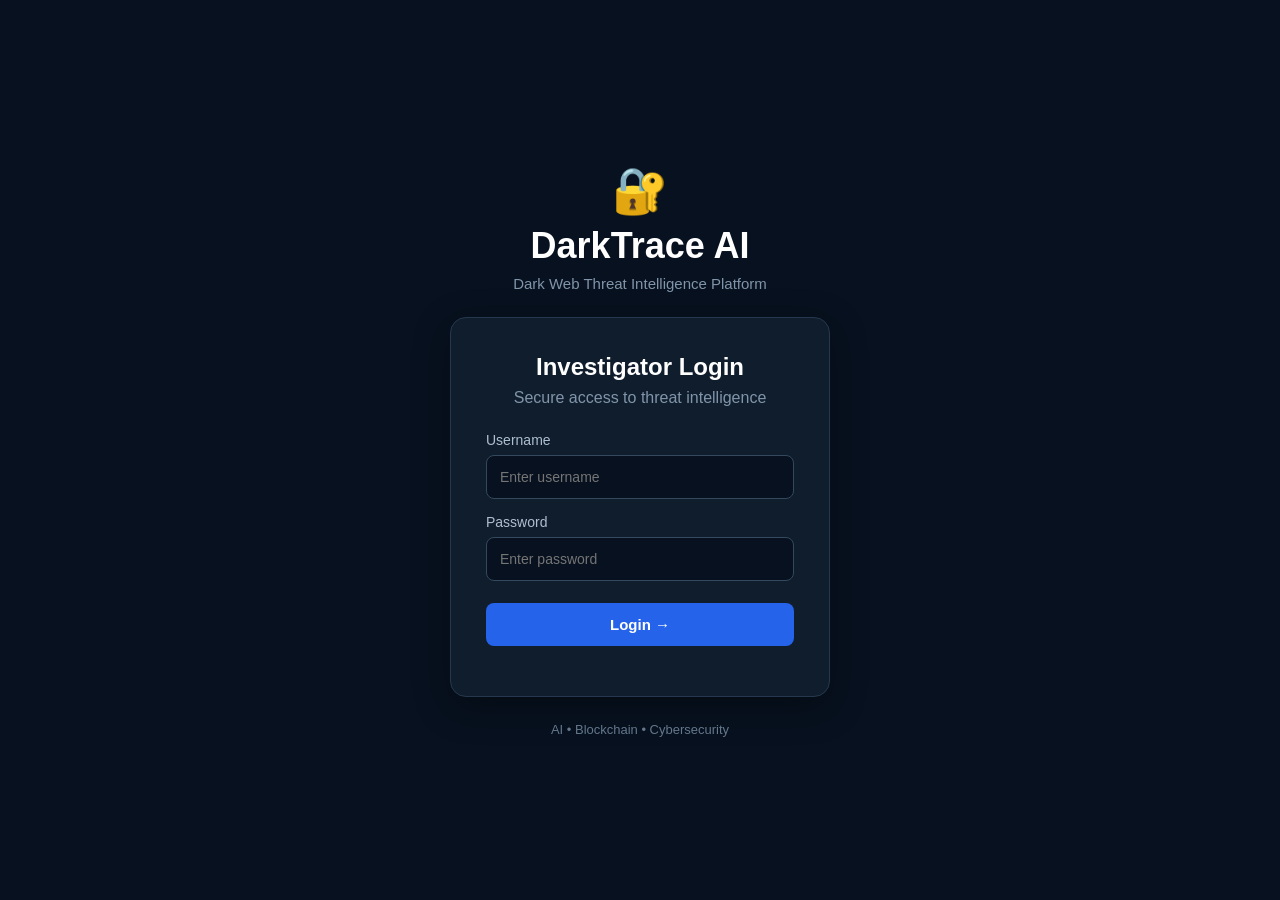
<file: index.html>
<!DOCTYPE html>
<html lang="en">
<head>
    <meta charset="UTF-8">
    <meta name="viewport" content="width=device-width, initial-scale=1.0">
    <title>DarkTrace AI</title>
    <link rel="stylesheet" href="style.css">
</head>

<body>

    <div class="login-container">

        <div class="logo">
            <span>🔐</span>
            <h1>DarkTrace AI</h1>
            <p>Dark Web Threat Intelligence Platform</p>
        </div>

        <div class="login-box">

            <h2>Investigator Login</h2>
            <p class="subtitle">Secure access to threat intelligence</p>

            <form id="loginForm">

                <label>Username</label>
                <input 
                    type="text" 
                    id="username"
                    placeholder="Enter username"
                    required
                >

                <label>Password</label>
                <input 
                    type="password" 
                    id="password"
                    placeholder="Enter password"
                    required
                >

                <button type="submit">Login →</button>

                <p id="errorMessage"></p>

            </form>

        </div>

        <p class="footer">
            AI • Blockchain • Cybersecurity
        </p>

    </div>

    <script src="script.js"></script>

</body>
</html>
</file>
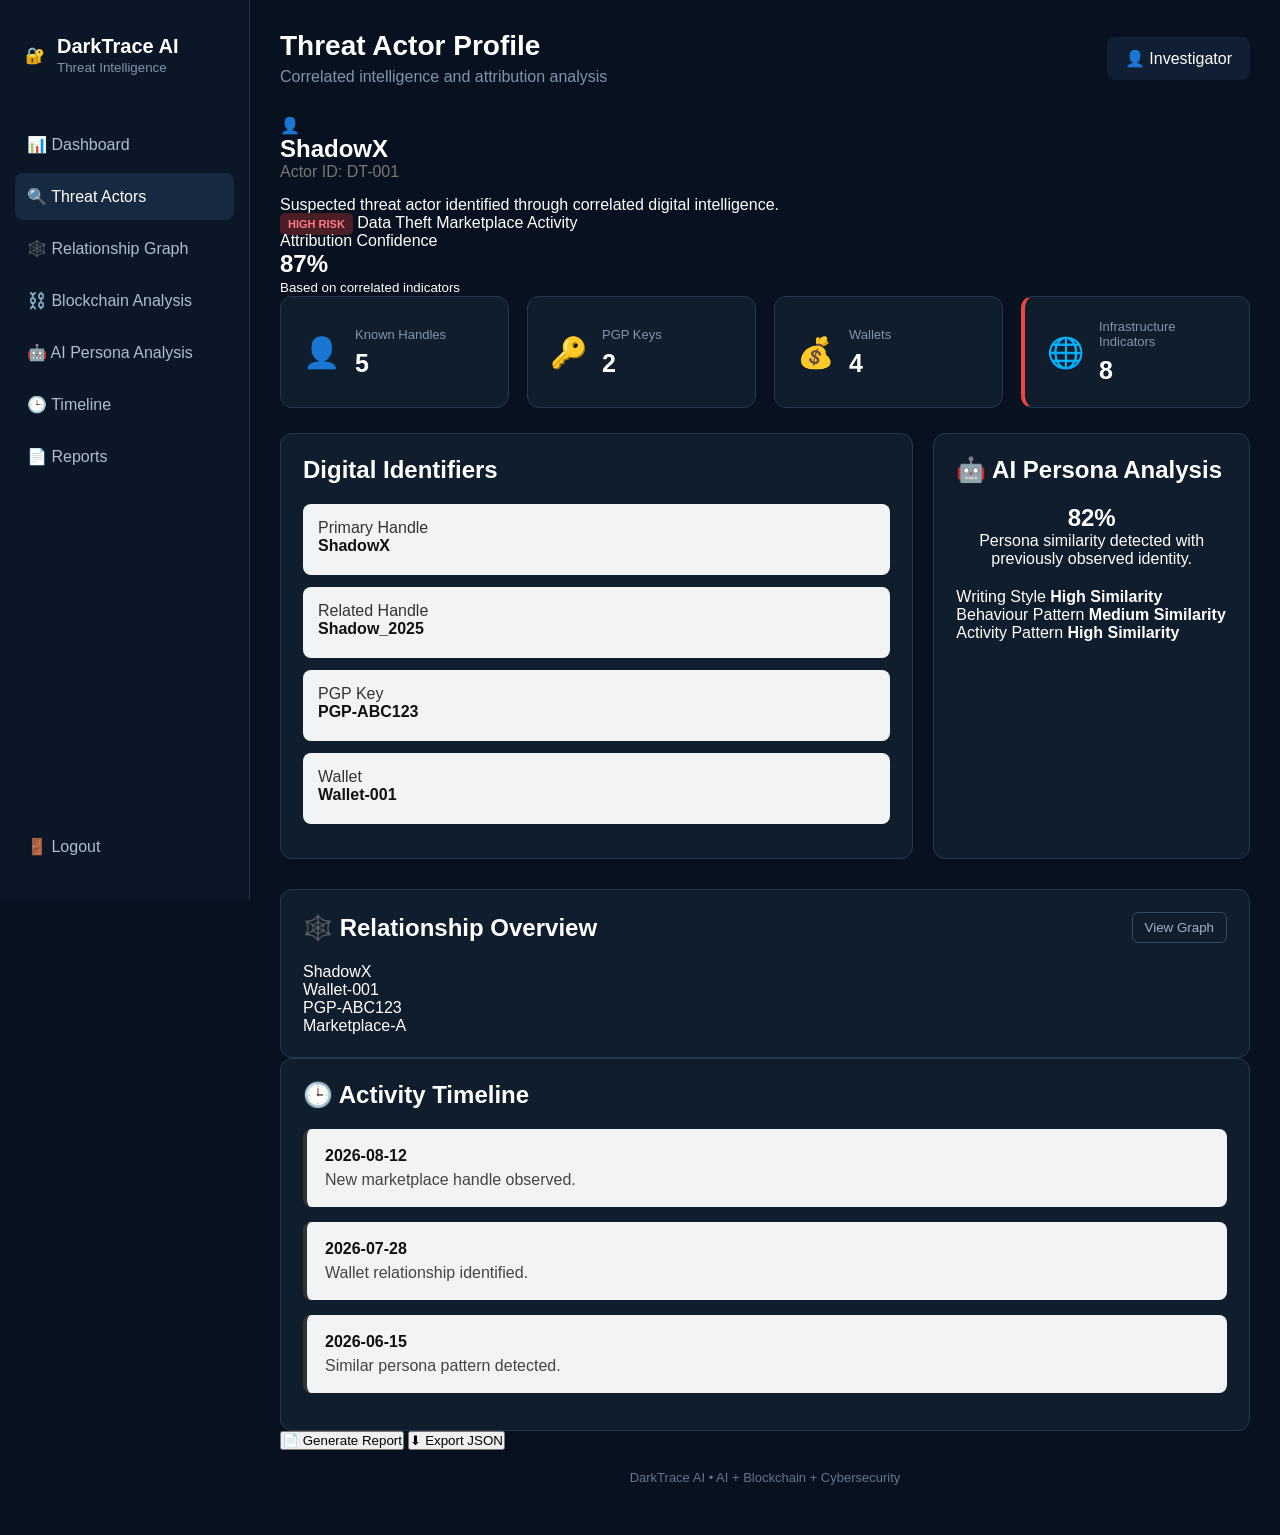
<file: actor.html>
<!DOCTYPE html>
<html lang="en">
<head>
    <meta charset="UTF-8">
    <meta name="viewport" content="width=device-width, initial-scale=1.0">
    <title>DarkTrace AI - Threat Actor</title>
    <link rel="stylesheet" href="style.css">
</head>

<body>

<div class="dashboard">

    <!-- Sidebar -->
    <aside class="sidebar">

        <div class="brand">
            🔐
            <div>
                <h2>DarkTrace AI</h2>
                <small>Threat Intelligence</small>
            </div>
        </div>

        <nav>
            <a href="dashboard.html">📊 Dashboard</a>
            <a href="actor.html" class="active">🔍 Threat Actors</a>
            <a href="#">🕸️ Relationship Graph</a>
            <a href="#">⛓️ Blockchain Analysis</a>
            <a href="#">🤖 AI Persona Analysis</a>
            <a href="#">🕒 Timeline</a>
            <a href="#">📄 Reports</a>
        </nav>

        <div class="sidebar-bottom">
            <a href="index.html">🚪 Logout</a>
        </div>

    </aside>


    <!-- Main -->
    <main class="main-content">

        <header class="topbar">

            <div>
                <h1>Threat Actor Profile</h1>
                <p>Correlated intelligence and attribution analysis</p>
            </div>

            <div class="profile">
                👤 Investigator
            </div>

        </header>


        <!-- Actor Overview -->

        <section class="actor-overview">

            <div class="actor-icon">
                👤
            </div>

            <div class="actor-info">

                <h1>ShadowX</h1>

                <p class="actor-id">
                    Actor ID: DT-001
                </p>

                <p>
                    Suspected threat actor identified through
                    correlated digital intelligence.
                </p>

                <div class="tags">
                    <span class="high">HIGH RISK</span>
                    <span class="tag">Data Theft</span>
                    <span class="tag">Marketplace Activity</span>
                </div>

            </div>

            <div class="confidence">

                <p>Attribution Confidence</p>

                <h1>87%</h1>

                <div class="confidence-bar">
                    <div></div>
                </div>

                <small>Based on correlated indicators</small>

            </div>

        </section>


        <!-- Intelligence Cards -->

        <section class="stats">

            <div class="stat-card">
                <div class="stat-icon">👤</div>
                <div>
                    <p>Known Handles</p>
                    <h2>5</h2>
                </div>
            </div>

            <div class="stat-card">
                <div class="stat-icon">🔑</div>
                <div>
                    <p>PGP Keys</p>
                    <h2>2</h2>
                </div>
            </div>

            <div class="stat-card">
                <div class="stat-icon">💰</div>
                <div>
                    <p>Wallets</p>
                    <h2>4</h2>
                </div>
            </div>

            <div class="stat-card danger">
                <div class="stat-icon">🌐</div>
                <div>
                    <p>Infrastructure Indicators</p>
                    <h2>8</h2>
                </div>
            </div>

        </section>


        <!-- Identity Information -->

        <section class="dashboard-grid">

            <div class="panel">

                <div class="panel-header">
                    <h2>Digital Identifiers</h2>
                </div>

                <div class="identifier">
                    <span>Primary Handle</span>
                    <strong>ShadowX</strong>
                </div>

                <div class="identifier">
                    <span>Related Handle</span>
                    <strong>Shadow_2025</strong>
                </div>

                <div class="identifier">
                    <span>PGP Key</span>
                    <strong>PGP-ABC123</strong>
                </div>

                <div class="identifier">
                    <span>Wallet</span>
                    <strong>Wallet-001</strong>
                </div>

            </div>


            <!-- AI Analysis -->

            <div class="panel">

                <div class="panel-header">
                    <h2>🤖 AI Persona Analysis</h2>
                </div>

                <div class="ai-score">

                    <h1>82%</h1>

                    <p>
                        Persona similarity detected with
                        previously observed identity.
                    </p>

                </div>

                <div class="analysis-item">
                    <span>Writing Style</span>
                    <strong>High Similarity</strong>
                </div>

                <div class="analysis-item">
                    <span>Behaviour Pattern</span>
                    <strong>Medium Similarity</strong>
                </div>

                <div class="analysis-item">
                    <span>Activity Pattern</span>
                    <strong>High Similarity</strong>
                </div>

            </div>

        </section>


        <!-- Relationship Section -->

        <section class="panel relationship-panel">

            <div class="panel-header">

                <h2>🕸️ Relationship Overview</h2>

                <button class="small-btn"
                    onclick="openGraph()">
                    View Graph
                </button>

            </div>

            <div class="relationship-graph">

                <div class="node actor-node">
                    ShadowX
                </div>

                <div class="connection c1"></div>

                <div class="node">
                    Wallet-001
                </div>

                <div class="connection c2"></div>

                <div class="node">
                    PGP-ABC123
                </div>

                <div class="connection c3"></div>

                <div class="node">
                    Marketplace-A
                </div>

            </div>

        </section>


        <!-- Timeline -->

        <section class="panel timeline-panel">

            <div class="panel-header">
                <h2>🕒 Activity Timeline</h2>
            </div>

            <div class="timeline">

                <div class="timeline-item">

                    <strong>2026-08-12</strong>

                    <p>
                        New marketplace handle observed.
                    </p>

                </div>

                <div class="timeline-item">

                    <strong>2026-07-28</strong>

                    <p>
                        Wallet relationship identified.
                    </p>

                </div>

                <div class="timeline-item">

                    <strong>2026-06-15</strong>

                    <p>
                        Similar persona pattern detected.
                    </p>

                </div>

            </div>

        </section>


        <!-- Actions -->

        <section class="actions">

            <button onclick="generateReport()">
                📄 Generate Report
            </button>

            <button onclick="exportData()">
                ⬇ Export JSON
            </button>

        </section>


        <footer>
            DarkTrace AI • AI + Blockchain + Cybersecurity
        </footer>

    </main>

</div>


<script>

function openGraph() {
    alert("Relationship Graph module will open here.");
}

function generateReport() {
    alert("Investigation report generation started.");
}

function exportData() {

    const data = {
        actor: "ShadowX",
        actorId: "DT-001",
        risk: "HIGH",
        confidence: "87%",
        handles: 5,
        pgpKeys: 2,
        wallets: 4,
        infrastructureIndicators: 8
    };

    const file = new Blob(
        [JSON.stringify(data, null, 2)],
        { type: "application/json" }
    );

    const link = document.createElement("a");

    link.href = URL.createObjectURL(file);
    link.download = "ShadowX-investigation.json";

    link.click();

}

</script>

</body>
</html>
</file>
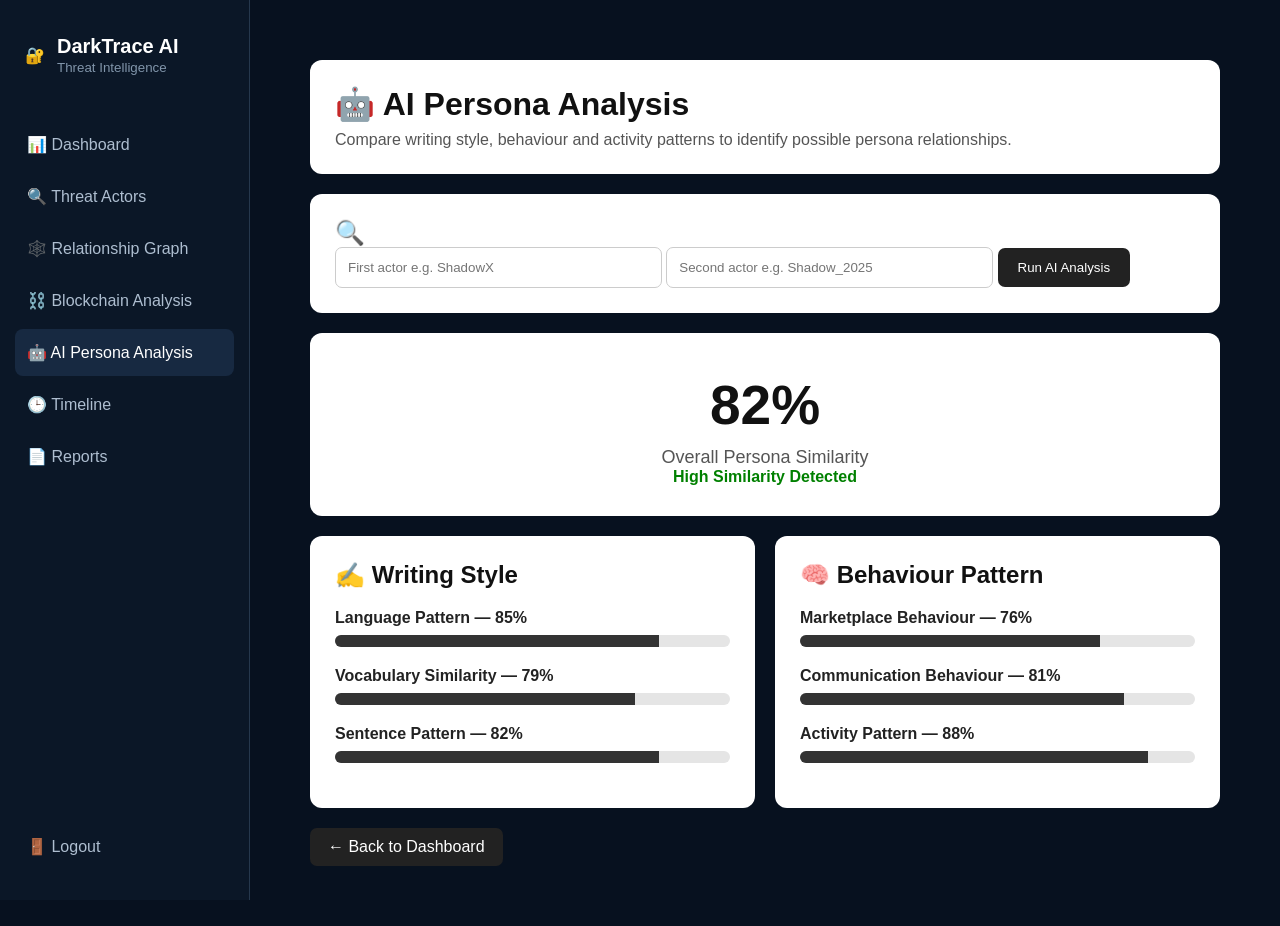
<file: ai-analysis.html>
<!DOCTYPE html>
<html lang="en">
<head>
    <meta charset="UTF-8">
    <meta name="viewport" content="width=device-width, initial-scale=1.0">

    <title>DarkTrace AI - AI Persona Analysis</title>

    <link rel="stylesheet" href="style.css">

    <style>
        .ai-page {
            padding: 30px;
        }

        .ai-header {
            background: white;
            padding: 25px;
            border-radius: 12px;
            margin-bottom: 20px;
        }

        .ai-header h1 {
            margin: 0 0 8px;
            color: #111;
        }

        .ai-header p {
            color: #555;
        }

        .persona-search {
            background: white;
            padding: 25px;
            border-radius: 12px;
            margin-bottom: 20px;
        }

        .persona-search input {
            width: 38%;
            padding: 12px;
            border: 1px solid #ccc;
            border-radius: 7px;
            color: #111;
            background: white;
        }

        .persona-search button {
            padding: 12px 20px;
            border: none;
            border-radius: 7px;
            background: #222;
            color: white;
            cursor: pointer;
        }

        .similarity-card {
            background: white;
            padding: 30px;
            border-radius: 12px;
            text-align: center;
            margin-bottom: 20px;
        }

        .score {
            font-size: 55px;
            font-weight: bold;
            color: #111;
            margin: 10px;
        }

        .score-label {
            color: #555;
            font-size: 18px;
        }

        .analysis-grid {
            display: grid;
            grid-template-columns: 1fr 1fr;
            gap: 20px;
        }

        .analysis-box {
            background: white;
            padding: 25px;
            border-radius: 12px;
        }

        .analysis-box h2 {
            color: #111;
            margin-top: 0;
        }

        .analysis-item {
            margin: 20px 0;
        }

        .analysis-item strong {
            color: #222;
        }

        .bar {
            height: 12px;
            background: #e5e5e5;
            border-radius: 10px;
            margin-top: 8px;
            overflow: hidden;
        }

        .fill {
            height: 100%;
            background: #333;
        }

        .high-fill {
            width: 82%;
        }

        .medium-fill {
            width: 76%;
        }

        .activity-fill {
            width: 88%;
        }

        .result-box {
            margin-top: 20px;
            padding: 15px;
            background: #f1f3f5;
            color: #222;
            border-radius: 8px;
        }

        .confidence {
            color: green;
            font-weight: bold;
        }

        .back-btn {
            display: inline-block;
            margin-top: 20px;
            padding: 10px 18px;
            background: #222;
            color: white;
            text-decoration: none;
            border-radius: 7px;
        }

        @media (max-width: 800px) {
            .analysis-grid {
                grid-template-columns: 1fr;
            }

            .persona-search input {
                width: 60%;
            }
        }
    </style>
</head>

<body>

<div class="dashboard">

    <!-- Sidebar -->
    <aside class="sidebar">

        <div class="brand">
            🔐
            <div>
                <h2>DarkTrace AI</h2>
                <small>Threat Intelligence</small>
            </div>
        </div>

        <nav>
            <a href="dashboard.html">📊 Dashboard</a>
            <a href="actor.html">🔍 Threat Actors</a>
            <a href="graph.html">🕸️ Relationship Graph</a>
            <a href="blockchain.html">⛓️ Blockchain Analysis</a>
            <a href="ai-analysis.html" class="active">🤖 AI Persona Analysis</a>
            <a href="timeline.html">🕒 Timeline</a>
            <a href="reports.html">📄 Reports</a>
        </nav>

        <div class="sidebar-bottom">
            <a href="index.html">🚪 Logout</a>
        </div>

    </aside>


    <!-- Main Content -->
    <main class="main-content">

        <div class="ai-page">

            <div class="ai-header">
                <h1>🤖 AI Persona Analysis</h1>
                <p>
                    Compare writing style, behaviour and activity patterns
                    to identify possible persona relationships.
                </p>
            </div>


            <!-- Search -->
            <div class="persona-search">

                <h2>🔍 Compare Threat Actors</h2>

                <input
                    type="text"
                    id="actorOne"
                    placeholder="First actor e.g. ShadowX"
                >

                <input
                    type="text"
                    id="actorTwo"
                    placeholder="Second actor e.g. Shadow_2025"
                >

                <button onclick="runAnalysis()">
                    Run AI Analysis
                </button>

                <div id="result"></div>

            </div>


            <!-- Overall Score -->
            <div class="similarity-card">

                <div class="score">82%</div>

                <div class="score-label">
                    Overall Persona Similarity
                </div>

                <p class="confidence">
                    High Similarity Detected
                </p>

            </div>


            <!-- Analysis -->
            <div class="analysis-grid">

                <div class="analysis-box">

                    <h2>✍️ Writing Style</h2>

                    <div class="analysis-item">
                        <strong>Language Pattern — 85%</strong>

                        <div class="bar">
                            <div class="fill high-fill"></div>
                        </div>
                    </div>

                    <div class="analysis-item">
                        <strong>Vocabulary Similarity — 79%</strong>

                        <div class="bar">
                            <div class="fill medium-fill"></div>
                        </div>
                    </div>

                    <div class="analysis-item">
                        <strong>Sentence Pattern — 82%</strong>

                        <div class="bar">
                            <div class="fill high-fill"></div>
                        </div>
                    </div>

                </div>


                <div class="analysis-box">

                    <h2>🧠 Behaviour Pattern</h2>

                    <div class="analysis-item">
                        <strong>Marketplace Behaviour — 76%</strong>

                        <div class="bar">
                            <div class="fill medium-fill"></div>
                        </div>
                    </div>

                    <div class="analysis-item">
                        <strong>Communication Behaviour — 81%</strong>

                        <div class="bar">
                            <div class="fill high-fill"></div>
                        </div>
                    </div>

                    <div class="analysis-item">
                        <strong>Activity Pattern — 88%</strong>

                        <div class="bar">
                            <div class="fill activity-fill"></div>
                        </div>
                    </div>

                </div>

            </div>


            <a href="dashboard.html" class="back-btn">
                ← Back to Dashboard
            </a>

        </div>

    </main>

</div>


<script>

function runAnalysis() {

    const actorOne = document.getElementById("actorOne").value.trim();
    const actorTwo = document.getElementById("actorTwo").value.trim();
    const result = document.getElementById("result");

    if (actorOne === "" || actorTwo === "") {
        alert("Please enter both actor names");
        return;
    }

    result.innerHTML =
        '<div class="result-box">' +
        '🤖 AI analysis completed for <strong>' +
        actorOne + '</strong> and <strong>' +
        actorTwo +
        '</strong>.<br><br>' +
        'Persona Similarity: <strong>82%</strong><br>' +
        'Attribution Confidence: <strong>High</strong>' +
        '</div>';
}

</script>

</body>
</html>
</file>
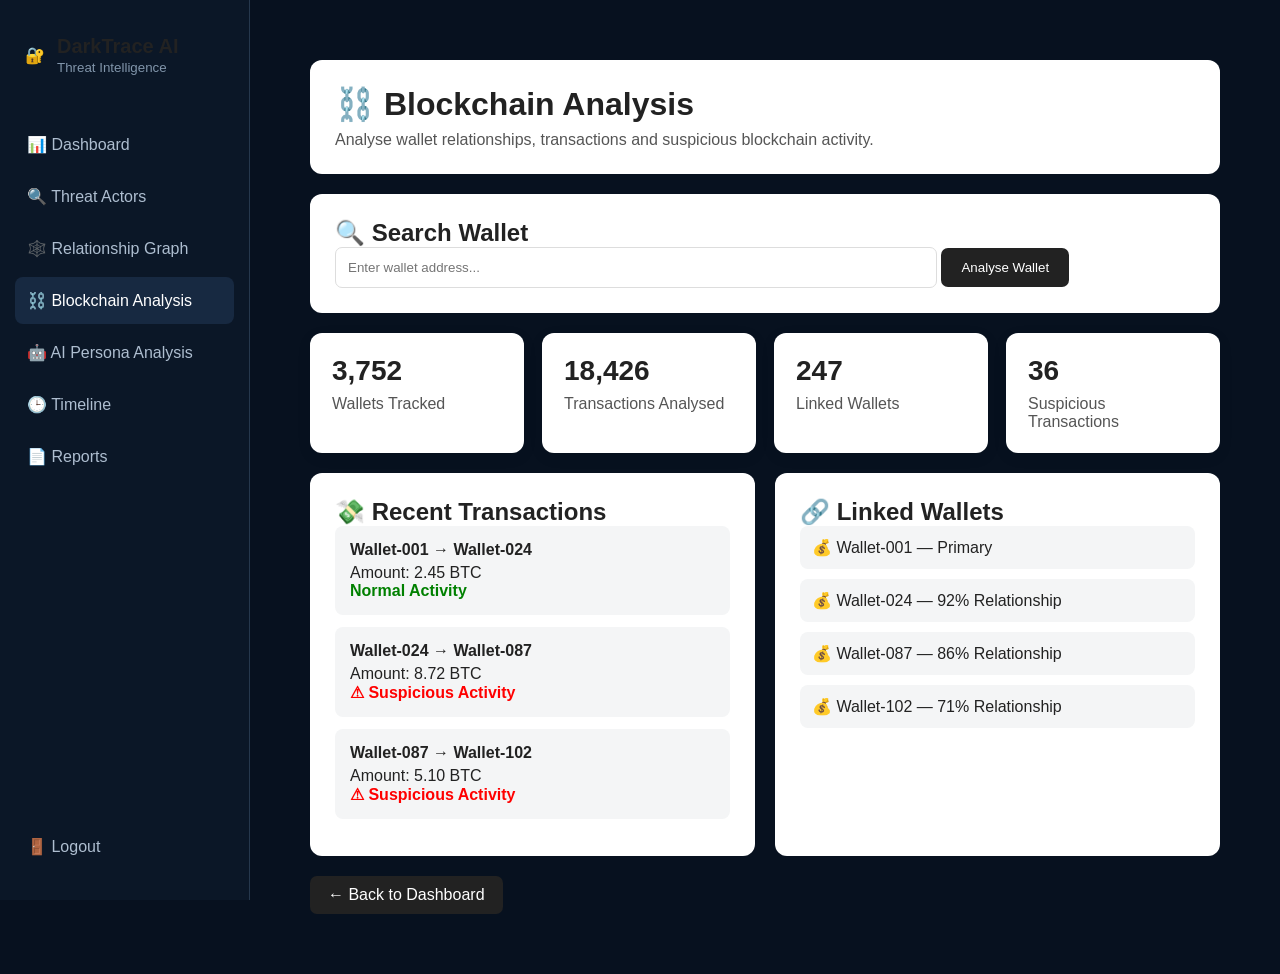
<file: blockchain.html>
<!DOCTYPE html>
<html lang="en">
<head>
    <meta charset="UTF-8">
    <meta name="viewport" content="width=device-width, initial-scale=1.0">

    <title>DarkTrace AI - Blockchain Analysis</title>

    <link rel="stylesheet" href="style.css">

    <style>
        .blockchain-page {
            padding: 30px;
        }

        .blockchain-header {
            background: white;
            padding: 25px;
            border-radius: 12px;
            margin-bottom: 20px;
        }

        .blockchain-header h1 {
            margin: 0 0 8px;
        }

        .blockchain-header p {
            color: #666;
        }

        .wallet-box {
            background: white;
            padding: 25px;
            border-radius: 12px;
            margin-bottom: 20px;
        }

        .wallet-box input {
            width: 70%;
            padding: 12px;
            border: 1px solid #ddd;
            border-radius: 7px;
        }

        .wallet-box button {
            padding: 12px 20px;
            border: none;
            border-radius: 7px;
            background: #222;
            color: white;
            cursor: pointer;
        }

        .blockchain-stats {
            display: grid;
            grid-template-columns: repeat(4, 1fr);
            gap: 18px;
            margin-bottom: 20px;
        }

        .blockchain-card {
            background: white;
            padding: 22px;
            border-radius: 12px;
            box-shadow: 0 4px 15px rgba(0,0,0,0.07);
        }

        .blockchain-card h2 {
            margin: 0 0 8px;
            font-size: 28px;
        }

        .blockchain-card p {
            color: #666;
            margin: 0;
        }

        .blockchain-grid {
            display: grid;
            grid-template-columns: 1fr 1fr;
            gap: 20px;
        }

        .blockchain-panel {
            background: white;
            padding: 25px;
            border-radius: 12px;
        }

        .blockchain-panel h2 {
            margin-top: 0;
        }

        .transaction {
            padding: 15px;
            background: #f4f5f6;
            border-radius: 8px;
            margin-bottom: 12px;
        }

        .transaction strong {
            display: block;
            margin-bottom: 5px;
        }

        .suspicious {
            color: #c00000;
            font-weight: bold;
        }

        .normal {
            color: #188038;
            font-weight: bold;
        }

        .wallet-list {
            padding: 12px;
            background: #f4f5f6;
            border-radius: 8px;
            margin-bottom: 10px;
        }

        .back-btn {
            display: inline-block;
            margin-top: 20px;
            padding: 10px 18px;
            background: #222;
            color: white;
            text-decoration: none;
            border-radius: 7px;
        }

        @media (max-width: 800px) {
            .blockchain-stats,
            .blockchain-grid {
                grid-template-columns: 1fr 1fr;
            }

            .wallet-box input {
                width: 60%;
            }
        }
        body {
    color: #222 !important;
}

.blockchain-page,
.blockchain-page h1,
.blockchain-page h2,
.blockchain-page h3,
.blockchain-page p,
.blockchain-page strong,
.blockchain-page span,
.blockchain-header,
.wallet-box,
.blockchain-card,
.blockchain-panel,
.transaction,
.wallet-list {
    color: #222 !important;
}

.blockchain-header p,
.blockchain-card p {
    color: #555 !important;
}

.wallet-box input {
    color: #222 !important;
    background: #fff !important;
}

.transaction {
    color: #222 !important;
}

.transaction .normal {
    color: green !important;
}

.transaction .suspicious {
    color: red !important;
}
    </style>
</head>

<body>

<div class="dashboard">

    <!-- Sidebar -->
    <aside class="sidebar">

        <div class="brand">
            🔐
            <div>
                <h2>DarkTrace AI</h2>
                <small>Threat Intelligence</small>
            </div>
        </div>

        <nav>
            <a href="dashboard.html">📊 Dashboard</a>
            <a href="actor.html">🔍 Threat Actors</a>
            <a href="graph.html">🕸️ Relationship Graph</a>
            <a href="blockchain.html" class="active">⛓️ Blockchain Analysis</a>
            <a href="ai-analysis.html">🤖 AI Persona Analysis</a>
            <a href="timeline.html">🕒 Timeline</a>
            <a href="reports.html">📄 Reports</a>
        </nav>

        <div class="sidebar-bottom">
            <a href="index.html">🚪 Logout</a>
        </div>

    </aside>


    <!-- Main Content -->
    <main class="main-content">

        <div class="blockchain-page">

            <div class="blockchain-header">
                <h1>⛓️ Blockchain Analysis</h1>
                <p>
                    Analyse wallet relationships, transactions and
                    suspicious blockchain activity.
                </p>
            </div>


            <!-- Wallet Search -->
            <div class="wallet-box">

                <h2>🔍 Search Wallet</h2>

                <input
                    type="text"
                    id="walletInput"
                    placeholder="Enter wallet address..."
                >

                <button onclick="analyseWallet()">
                    Analyse Wallet
                </button>

                <p id="walletResult"></p>

            </div>


            <!-- Statistics -->
            <div class="blockchain-stats">

                <div class="blockchain-card">
                    <h2>3,752</h2>
                    <p>Wallets Tracked</p>
                </div>

                <div class="blockchain-card">
                    <h2>18,426</h2>
                    <p>Transactions Analysed</p>
                </div>

                <div class="blockchain-card">
                    <h2>247</h2>
                    <p>Linked Wallets</p>
                </div>

                <div class="blockchain-card">
                    <h2>36</h2>
                    <p>Suspicious Transactions</p>
                </div>

            </div>


            <!-- Analysis Panels -->
            <div class="blockchain-grid">

                <!-- Transactions -->
                <div class="blockchain-panel">

                    <h2>💸 Recent Transactions</h2>

                    <div class="transaction">
                        <strong>Wallet-001 → Wallet-024</strong>
                        Amount: 2.45 BTC
                        <br>
                        <span class="normal">Normal Activity</span>
                    </div>

                    <div class="transaction">
                        <strong>Wallet-024 → Wallet-087</strong>
                        Amount: 8.72 BTC
                        <br>
                        <span class="suspicious">
                            ⚠ Suspicious Activity
                        </span>
                    </div>

                    <div class="transaction">
                        <strong>Wallet-087 → Wallet-102</strong>
                        Amount: 5.10 BTC
                        <br>
                        <span class="suspicious">
                            ⚠ Suspicious Activity
                        </span>
                    </div>

                </div>


                <!-- Linked Wallets -->
                <div class="blockchain-panel">

                    <h2>🔗 Linked Wallets</h2>

                    <div class="wallet-list">
                        💰 Wallet-001 — Primary
                    </div>

                    <div class="wallet-list">
                        💰 Wallet-024 — 92% Relationship
                    </div>

                    <div class="wallet-list">
                        💰 Wallet-087 — 86% Relationship
                    </div>

                    <div class="wallet-list">
                        💰 Wallet-102 — 71% Relationship
                    </div>

                </div>

            </div>


            <a href="dashboard.html" class="back-btn">
                ← Back to Dashboard
            </a>

        </div>

    </main>

</div>


<script>

function analyseWallet() {

    const wallet = document.getElementById("walletInput").value.trim();
    const result = document.getElementById("walletResult");

    if (wallet === "") {
        alert("Please enter a wallet address");
        return;
    }

    result.innerHTML = `
        <div style="
            margin-top:15px;
            padding:15px;
            background:#f1f3f5;
            border-radius:8px;
            color:#222;
        ">
            <strong>🔍 Wallet Analysis Completed</strong><br><br>

            Wallet: <strong>${wallet}</strong><br>
            Transactions Analysed: <strong>24</strong><br>
            Linked Wallets: <strong>4</strong><br>
            Risk Level: <strong style="color:red;">HIGH</strong><br>
            Suspicious Transactions: <strong>3</strong><br><br>

            ⚠️ Suspicious blockchain activity detected.
        </div>
    `;
}

</script>

</body>
</html>
</file>
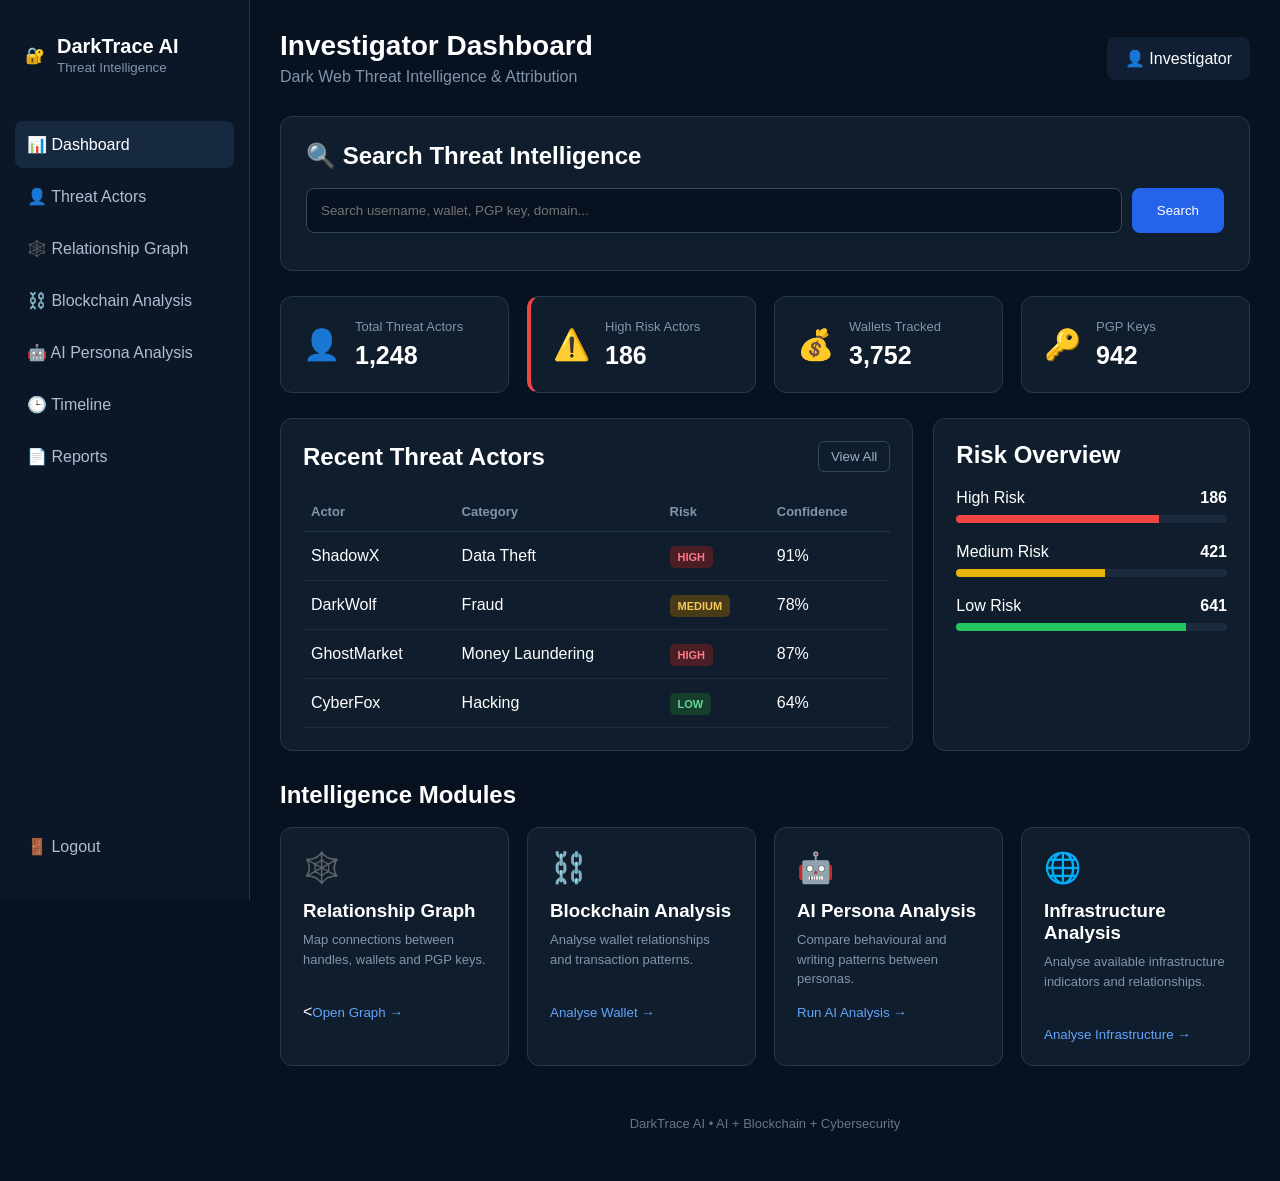
<file: dashboard.html>
<!DOCTYPE html>
<html lang="en">
<head>
    <meta charset="UTF-8">
    <meta name="viewport" content="width=device-width, initial-scale=1.0">

    <title>DarkTrace AI - Dashboard</title>

    <link rel="stylesheet" href="style.css">
</head>

<body>

<div class="dashboard">

    <!-- Sidebar -->
    <aside class="sidebar">

        <div class="brand">
            🔐
            <div>
                <h2>DarkTrace AI</h2>
                <small>Threat Intelligence</small>
            </div>
        </div>

        <nav>
            <a href="#" class="active">📊 Dashboard</a>
            <a href="actor.html">👤 Threat Actors</a>
            <a href="graph.html">🕸️ Relationship Graph</a>
            <a href="blockchain.html">⛓️ Blockchain Analysis</a>
            <a href="ai-analysis.html">🤖 AI Persona Analysis</a>
            <a href="timeline.html">🕒 Timeline</a>
            <a href="reports.html">📄 Reports</a>
        </nav>

        <div class="sidebar-bottom">
            <a href="index.html">🚪 Logout</a>
        </div>

    </aside>


    <!-- Main Content -->
    <main class="main-content">

        <!-- Top Bar -->
        <header class="topbar">

            <div>
                <h1>Investigator Dashboard</h1>
                <p>Dark Web Threat Intelligence & Attribution</p>
            </div>

            <div class="profile">
                👤 <span>Investigator</span>
            </div>

        </header>


        <!-- Search -->
        <section class="search-section">

            <h2>🔍 Search Threat Intelligence</h2>

            <div class="search-box">

                <input
                    type="text"
                    id="searchInput"
                    placeholder="Search username, wallet, PGP key, domain..."
                >

                <button onclick="searchActor()">Search</button>

            </div>

            <p id="searchResult"></p>

        </section>


        <!-- Statistics -->
        <section class="stats">

            <div class="stat-card">
                <div class="stat-icon">👤</div>
                <div>
                    <p>Total Threat Actors</p>
                    <h2>1,248</h2>
                </div>
            </div>

            <div class="stat-card danger">
                <div class="stat-icon">⚠️</div>
                <div>
                    <p>High Risk Actors</p>
                    <h2>186</h2>
                </div>
            </div>

            <div class="stat-card">
                <div class="stat-icon">💰</div>
                <div>
                    <p>Wallets Tracked</p>
                    <h2>3,752</h2>
                </div>
            </div>

            <div class="stat-card">
                <div class="stat-icon">🔑</div>
                <div>
                    <p>PGP Keys</p>
                    <h2>942</h2>
                </div>
            </div>

        </section>


        <!-- Main Grid -->
        <section class="dashboard-grid">

            <!-- Recent Threat Actors -->
            <div class="panel">

                <div class="panel-header">
                    <h2>Recent Threat Actors</h2>
                    <button class="small-btn">View All</button>
                </div>

                <table>

                    <thead>
                        <tr>
                            <th>Actor</th>
                            <th>Category</th>
                            <th>Risk</th>
                            <th>Confidence</th>
                        </tr>
                    </thead>

                    <tbody>

                        <tr>
                            <td>ShadowX</td>
                            <td>Data Theft</td>
                            <td><span class="high">HIGH</span></td>
                            <td>91%</td>
                        </tr>

                        <tr>
                            <td>DarkWolf</td>
                            <td>Fraud</td>
                            <td><span class="medium">MEDIUM</span></td>
                            <td>78%</td>
                        </tr>

                        <tr>
                            <td>GhostMarket</td>
                            <td>Money Laundering</td>
                            <td><span class="high">HIGH</span></td>
                            <td>87%</td>
                        </tr>

                        <tr>
                            <td>CyberFox</td>
                            <td>Hacking</td>
                            <td><span class="low">LOW</span></td>
                            <td>64%</td>
                        </tr>

                    </tbody>

                </table>

            </div>


            <!-- Risk Overview -->
            <div class="panel">

                <div class="panel-header">
                    <h2>Risk Overview</h2>
                </div>

                <div class="risk">

                    <div class="risk-item">
                        <span>High Risk</span>
                        <strong>186</strong>
                    </div>

                    <div class="progress">
                        <div class="progress-high"></div>
                    </div>


                    <div class="risk-item">
                        <span>Medium Risk</span>
                        <strong>421</strong>
                    </div>

                    <div class="progress">
                        <div class="progress-medium"></div>
                    </div>


                    <div class="risk-item">
                        <span>Low Risk</span>
                        <strong>641</strong>
                    </div>

                    <div class="progress">
                        <div class="progress-low"></div>
                    </div>

                </div>

            </div>

        </section>


        <!-- Intelligence Modules -->
        <section class="modules">

            <h2>Intelligence Modules</h2>

            <div class="module-grid">

                <div class="module-card">
                    <span>🕸️</span>
                    <h3>Relationship Graph</h3>
                    <p>Map connections between handles, wallets and PGP keys.</p>
                    <<button onclick="window.location.href='graph.html'">
    Open Graph →
</button>
                </div>

                <div class="module-card">
                    <span>⛓️</span>
                    <h3>Blockchain Analysis</h3>
                    <p>Analyse wallet relationships and transaction patterns.</p>
                   <button onclick="window.location.href='blockchain.html'">
    Analyse Wallet →
</button>
                </div>

                <div class="module-card">
                    <span>🤖</span>
                    <h3>AI Persona Analysis</h3>
                    <p>Compare behavioural and writing patterns between personas.</p>
                   <button onclick="window.location.href='ai-analysis.html'">
    Run AI Analysis →
</button>
                </div>

                <div class="module-card">
                    <span>🌐</span>
                    <h3>Infrastructure Analysis</h3>
                    <p>Analyse available infrastructure indicators and relationships.</p>
                    <button onclick="window.location.href='infrastructure.html'">
    Analyse Infrastructure →
</button>
                </div>

            </div>

        </section>


        <!-- Footer -->
        <footer>
            DarkTrace AI • AI + Blockchain + Cybersecurity
        </footer>

    </main>

</div>


<script>

function searchActor() {
    const searchInput = document.getElementById("searchInput").value.trim();
    if (searchInput === "") {
        alert("Please enter a username, wallet, PGP key or domain");
        return;
    }

    window.location.href = "actor.html";
}function searchActor() {
    const searchInput = document.getElementById("searchInput").value.trim();
    const result = document.getElementById("searchResult");

    if (searchInput === "") {
        alert("Please enter a username, wallet, PGP key or domain");
        return;
    }

    result.innerHTML =
        "🔍 Searching for: <strong>" + searchInput + "</strong><br><br>" +
        "✅ Threat intelligence data found. " +
        "Opening Threat Actor analysis...";

    setTimeout(function () {
        window.location.href = "actor.html";
    }, 1000);
}

</script>

</body>
</html>
</file>
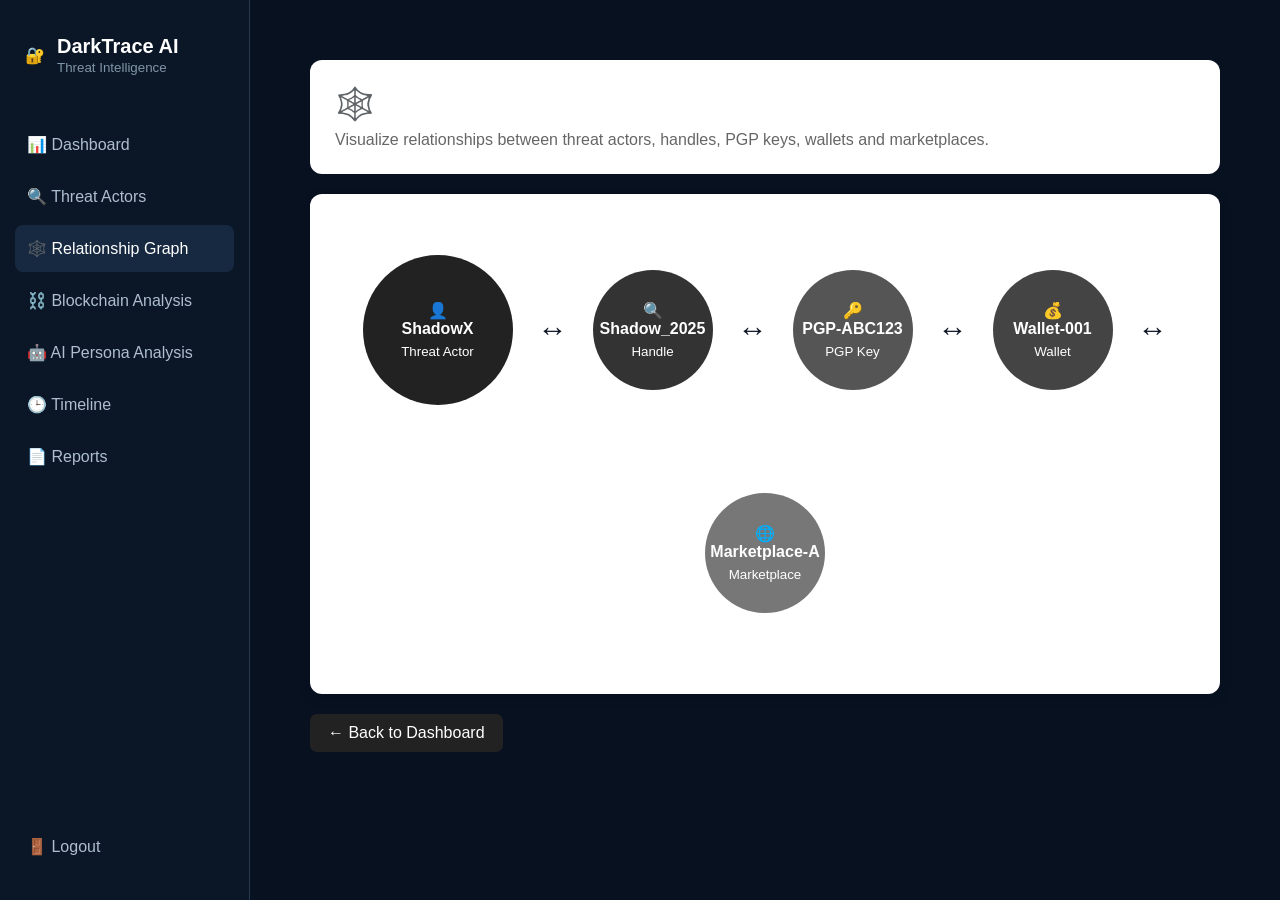
<file: graph.html>
<!DOCTYPE html>
<html lang="en">
<head>
    <meta charset="UTF-8">
    <meta name="viewport" content="width=device-width, initial-scale=1.0">

    <title>DarkTrace AI - Relationship Graph</title>

    <link rel="stylesheet" href="style.css">

    <style>
        .graph-page {
            padding: 30px;
        }

        .graph-header {
            background: white;
            padding: 25px;
            border-radius: 12px;
            margin-bottom: 20px;
        }

        .graph-header h1 {
            margin: 0 0 8px;
        }

        .graph-header p {
            color: #666;
        }

        .graph-container {
            background: white;
            border-radius: 12px;
            padding: 30px;
            min-height: 500px;
            box-shadow: 0 4px 15px rgba(0,0,0,0.08);
        }

        .graph-area {
            display: flex;
            justify-content: center;
            align-items: center;
            min-height: 420px;
            gap: 25px;
            flex-wrap: wrap;
        }

        .node {
            width: 120px;
            height: 120px;
            border-radius: 50%;
            display: flex;
            flex-direction: column;
            justify-content: center;
            align-items: center;
            color: white;
            font-weight: bold;
            text-align: center;
        }

        .actor-node {
            background: #222;
            width: 150px;
            height: 150px;
        }

        .wallet-node {
            background: #444;
        }

        .pgp-node {
            background: #555;
        }

        .market-node {
            background: #777;
        }

        .handle-node {
            background: #333;
        }

        .node small {
            margin-top: 6px;
            font-weight: normal;
        }

        .connection {
            font-size: 30px;
            font-weight: bold;
            color: #111827;
            display: flex;
            align-items: center;
            justify-content: center;
}

        .back-btn {
            display: inline-block;
            margin-top: 20px;
            padding: 10px 18px;
            background: #222;
            color: white;
            text-decoration: none;
            border-radius: 7px;
        }
    </style>
</head>

<body>

<div class="dashboard">

    <!-- Sidebar -->
    <aside class="sidebar">

        <div class="brand">
            🔐
            <div>
                <h2>DarkTrace AI</h2>
                <small>Threat Intelligence</small>
            </div>
        </div>

        <nav>
            <a href="dashboard.html">📊 Dashboard</a>
            <a href="actor.html">🔍 Threat Actors</a>
            <a href="graph.html" class="active">🕸️ Relationship Graph</a>
            <a href="blockchain.html">⛓️ Blockchain Analysis</a>
            <a href="ai-analysis.html">🤖 AI Persona Analysis</a>
            <a href="timeline.html">🕒 Timeline</a>
            <a href="reports.html">📄 Reports</a>
        </nav>

        <div class="sidebar-bottom">
            <a href="index.html">🚪 Logout</a>
        </div>

    </aside>


    <!-- Main Content -->
    <main class="main-content">

        <div class="graph-page">

            <div class="graph-header">
                <h1>🕸️ Relationship Graph</h1>
                <p>
                    Visualize relationships between threat actors,
                    handles, PGP keys, wallets and marketplaces.
                </p>
            </div>

            <div class="graph-container">

                <div class="graph-area">

                    <div class="node actor-node">
                        👤
                        <div>ShadowX</div>
                        <small>Threat Actor</small>
                    </div>

                    <div class="connection">↔</div>

                    <div class="node handle-node">
                        🔍
                        <div>Shadow_2025</div>
                        <small>Handle</small>
                    </div>

                    <div class="connection">↔</div>

                    <div class="node pgp-node">
                        🔑
                        <div>PGP-ABC123</div>
                        <small>PGP Key</small>
                    </div>

                    <div class="connection">↔</div>

                    <div class="node wallet-node">
                        💰
                        <div>Wallet-001</div>
                        <small>Wallet</small>
                    </div>

                    <div class="connection">↔</div>

                    <div class="node market-node">
                        🌐
                        <div>Marketplace-A</div>
                        <small>Marketplace</small>
                    </div>

                </div>

            </div>

            <a href="dashboard.html" class="back-btn">
                ← Back to Dashboard
            </a>

        </div>

    </main>

</div>

</body>
</html>
</file>
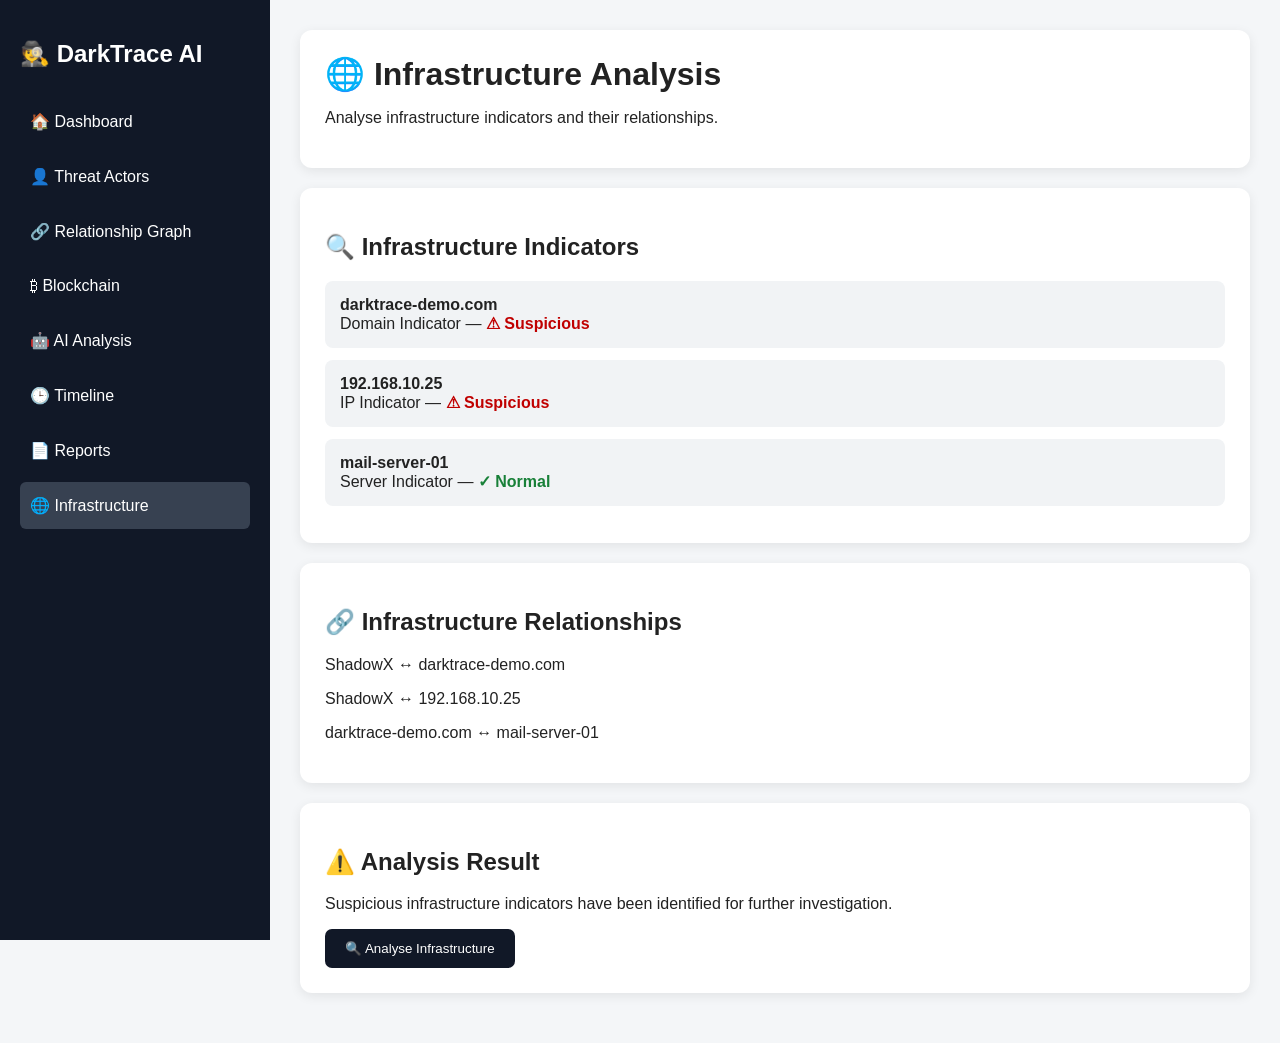
<file: infrastructure.html>
<!DOCTYPE html>
<html lang="en">
<head>
    <meta charset="UTF-8">
    <meta name="viewport" content="width=device-width, initial-scale=1.0">
    <title>DarkTrace AI - Infrastructure Analysis</title>

    <style>
        body {
            margin: 0;
            font-family: Arial, sans-serif;
            background: #f4f6f8;
            color: #222;
        }

        .sidebar {
            width: 230px;
            height: 100vh;
            position: fixed;
            background: #111827;
            color: white;
            padding: 20px;
        }

        .sidebar h2 {
            margin-bottom: 30px;
        }

        .sidebar a {
            display: block;
            color: white;
            text-decoration: none;
            padding: 14px 10px;
            margin-bottom: 8px;
            border-radius: 6px;
        }

        .sidebar a:hover,
        .sidebar .active {
            background: #374151;
        }

        .main {
            margin-left: 270px;
            padding: 30px;
        }

        .header,
        .card {
            background: white;
            padding: 25px;
            border-radius: 12px;
            margin-bottom: 20px;
            box-shadow: 0 3px 12px rgba(0,0,0,0.08);
        }

        .header h1 {
            margin: 0 0 8px;
        }

        .indicator {
            padding: 15px;
            background: #f1f3f5;
            margin-bottom: 12px;
            border-radius: 8px;
        }

        .suspicious {
            color: #c00000;
            font-weight: bold;
        }

        .normal {
            color: #188038;
            font-weight: bold;
        }

        button {
            padding: 12px 20px;
            background: #111827;
            color: white;
            border: none;
            border-radius: 7px;
            cursor: pointer;
        }
    </style>
</head>

<body>

<div class="sidebar">

    <h2>🕵️ DarkTrace AI</h2>

    <a href="dashboard.html">🏠 Dashboard</a>
    <a href="actor.html">👤 Threat Actors</a>
    <a href="graph.html">🔗 Relationship Graph</a>
    <a href="blockchain.html">₿ Blockchain</a>
    <a href="ai-analysis.html">🤖 AI Analysis</a>
    <a href="timeline.html">🕒 Timeline</a>
    <a href="reports.html">📄 Reports</a>
    <a href="infrastructure.html" class="active">🌐 Infrastructure</a>

</div>

<div class="main">

    <div class="header">
        <h1>🌐 Infrastructure Analysis</h1>
        <p>Analyse infrastructure indicators and their relationships.</p>
    </div>

    <div class="card">

        <h2>🔍 Infrastructure Indicators</h2>

        <div class="indicator">
            <strong>darktrace-demo.com</strong><br>
            Domain Indicator —
            <span class="suspicious">⚠ Suspicious</span>
        </div>

        <div class="indicator">
            <strong>192.168.10.25</strong><br>
            IP Indicator —
            <span class="suspicious">⚠ Suspicious</span>
        </div>

        <div class="indicator">
            <strong>mail-server-01</strong><br>
            Server Indicator —
            <span class="normal">✓ Normal</span>
        </div>

    </div>

    <div class="card">

        <h2>🔗 Infrastructure Relationships</h2>

        <p>ShadowX ↔ darktrace-demo.com</p>
        <p>ShadowX ↔ 192.168.10.25</p>
        <p>darktrace-demo.com ↔ mail-server-01</p>

    </div>

    <div class="card">

        <h2>⚠️ Analysis Result</h2>

        <p>
            Suspicious infrastructure indicators have been identified
            for further investigation.
        </p>

        <button onclick="alert('Infrastructure analysis completed!')">
            🔍 Analyse Infrastructure
        </button>

    </div>

</div>

</body>
</html>
</file>
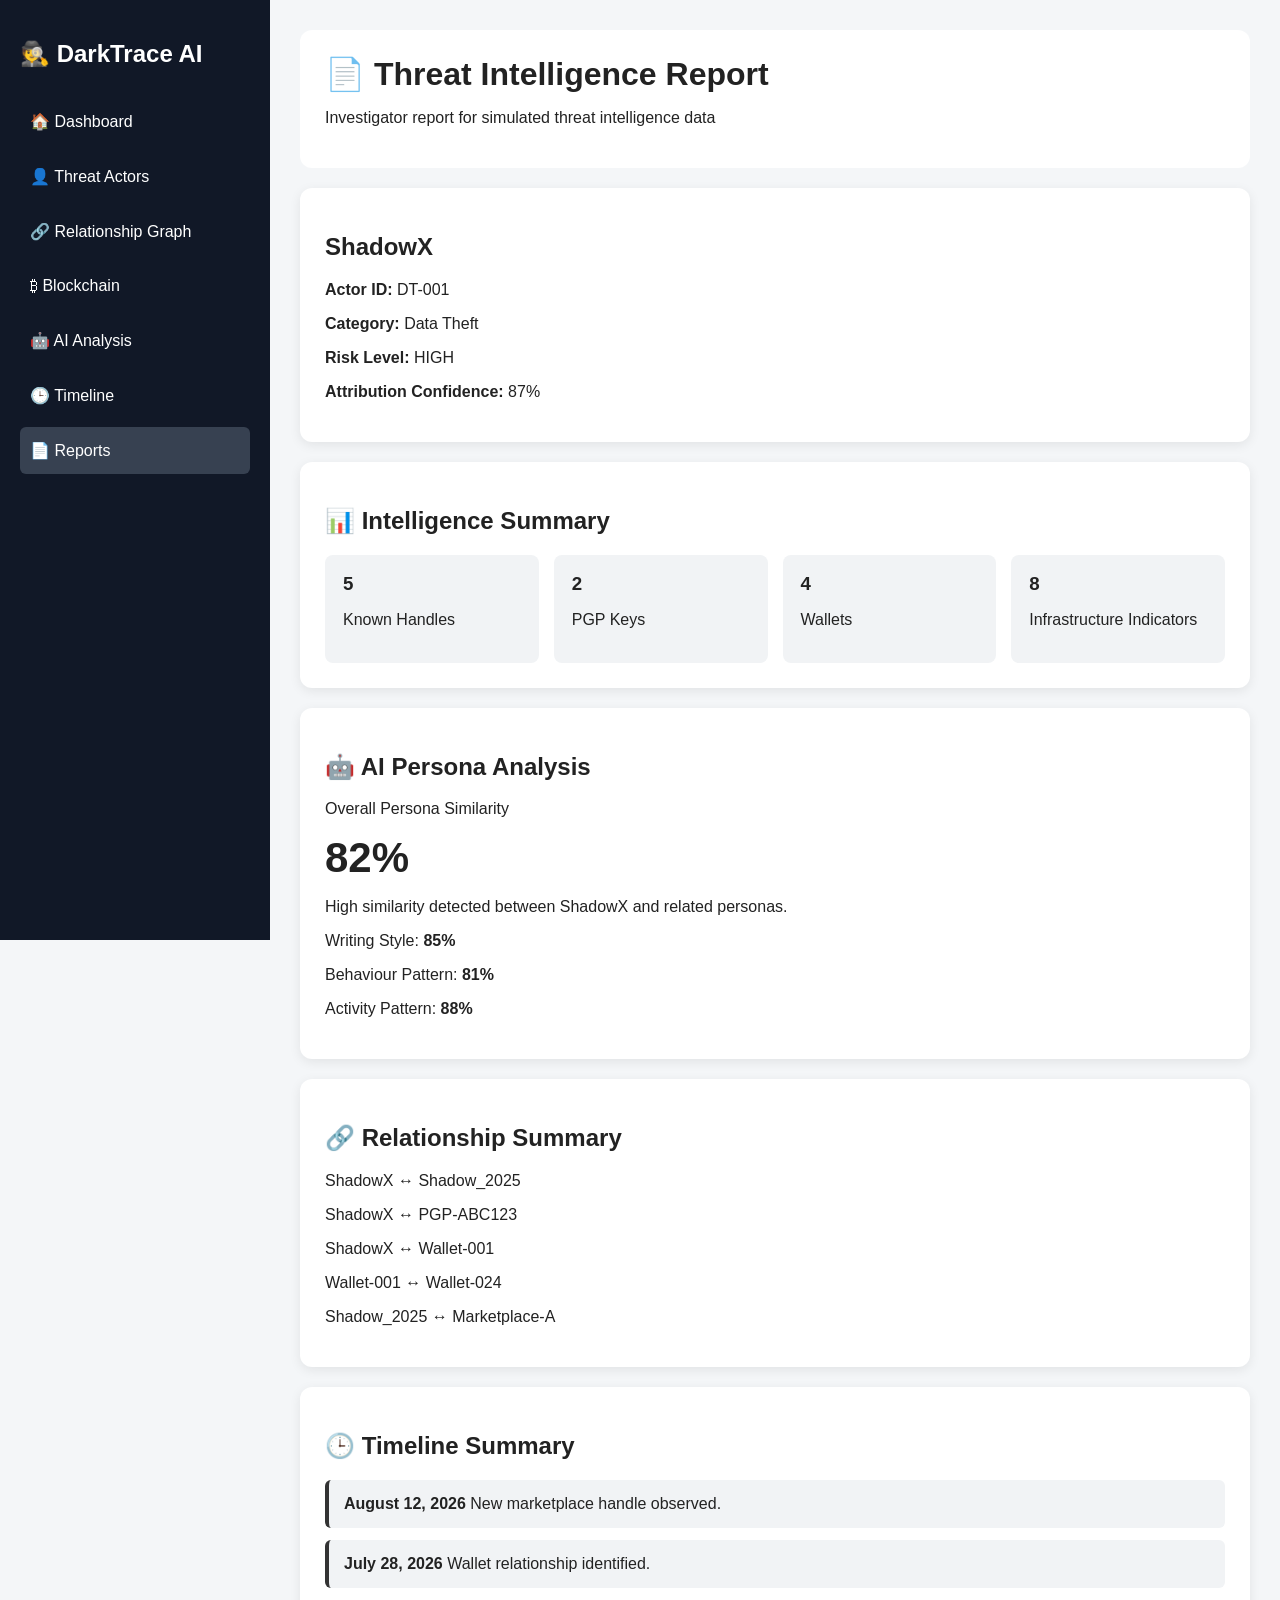
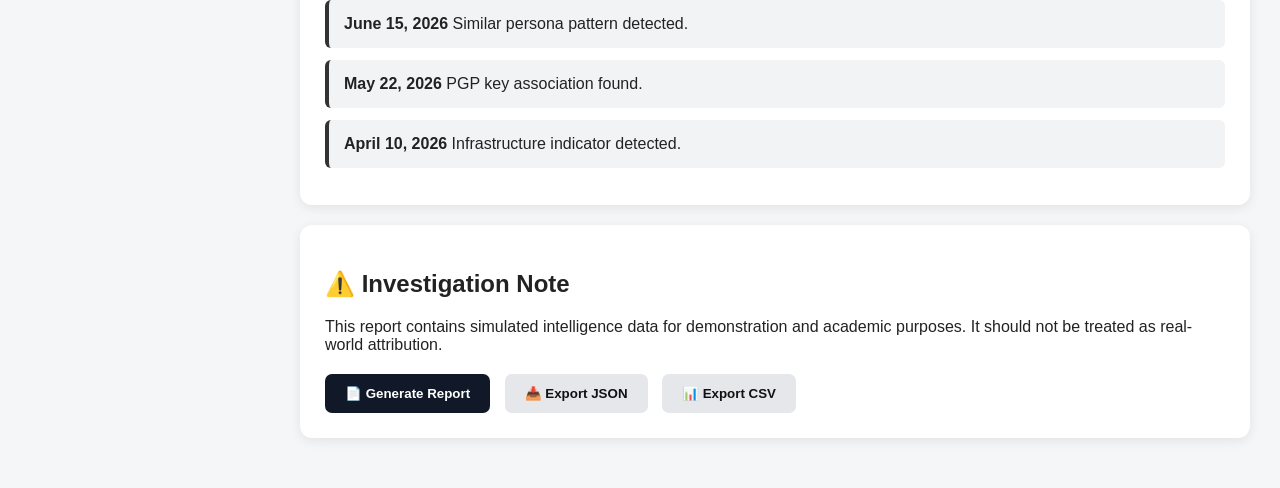
<file: reports.html>
<!DOCTYPE html>
<html lang="en">
<head>
    <meta charset="UTF-8">
    <meta name="viewport" content="width=device-width, initial-scale=1.0">
    <title>DarkTrace AI - Reports</title>

    <style>
        body {
            margin: 0;
            font-family: Arial, sans-serif;
            background: #f4f6f8;
            color: #222;
        }

        .sidebar {
            width: 230px;
            height: 100vh;
            position: fixed;
            background: #111827;
            color: white;
            padding: 20px;
        }

        .sidebar h2 {
            margin-bottom: 30px;
        }

        .sidebar a {
            display: block;
            color: white;
            text-decoration: none;
            padding: 14px 10px;
            margin-bottom: 8px;
            border-radius: 6px;
        }

        .sidebar a:hover,
        .sidebar .active {
            background: #374151;
        }

        .main {
            margin-left: 270px;
            padding: 30px;
        }

        .header {
            background: white;
            padding: 25px;
            border-radius: 12px;
            margin-bottom: 20px;
        }

        .header h1 {
            margin: 0 0 8px;
        }

        .card {
            background: white;
            padding: 25px;
            border-radius: 12px;
            margin-bottom: 20px;
            box-shadow: 0 3px 12px rgba(0,0,0,0.08);
        }

        .info-grid {
            display: grid;
            grid-template-columns: repeat(4, 1fr);
            gap: 15px;
        }

        .info-box {
            background: #f1f3f5;
            padding: 18px;
            border-radius: 8px;
        }

        .info-box h3 {
            margin: 0 0 8px;
        }

        .timeline-item {
            padding: 15px;
            border-left: 4px solid #333;
            background: #f1f3f5;
            margin-bottom: 12px;
            border-radius: 6px;
        }

        .score {
            font-size: 42px;
            font-weight: bold;
        }

        .buttons {
            margin-top: 20px;
        }

        button {
            padding: 12px 20px;
            margin-right: 10px;
            border: none;
            border-radius: 7px;
            cursor: pointer;
            font-weight: bold;
        }

        .generate {
            background: #111827;
            color: white;
        }

        .export {
            background: #e5e7eb;
            color: #111;
        }

        @media(max-width: 900px) {
            .info-grid {
                grid-template-columns: repeat(2, 1fr);
            }
        }
    </style>
</head>

<body>

    <div class="sidebar">

        <h2>🕵️ DarkTrace AI</h2>

        <a href="dashboard.html">🏠 Dashboard</a>
        <a href="actor.html">👤 Threat Actors</a>
        <a href="graph.html">🔗 Relationship Graph</a>
        <a href="blockchain.html">₿ Blockchain</a>
        <a href="ai-analysis.html">🤖 AI Analysis</a>
        <a href="timeline.html">🕒 Timeline</a>
        <a href="reports.html" class="active">📄 Reports</a>

    </div>


    <div class="main">

        <div class="header">
            <h1>📄 Threat Intelligence Report</h1>
            <p>Investigator report for simulated threat intelligence data</p>
        </div>


        <div class="card">

            <h2>ShadowX</h2>

            <p>
                <strong>Actor ID:</strong> DT-001
            </p>

            <p>
                <strong>Category:</strong> Data Theft
            </p>

            <p>
                <strong>Risk Level:</strong> HIGH
            </p>

            <p>
                <strong>Attribution Confidence:</strong> 87%
            </p>

        </div>


        <div class="card">

            <h2>📊 Intelligence Summary</h2>

            <div class="info-grid">

                <div class="info-box">
                    <h3>5</h3>
                    <p>Known Handles</p>
                </div>

                <div class="info-box">
                    <h3>2</h3>
                    <p>PGP Keys</p>
                </div>

                <div class="info-box">
                    <h3>4</h3>
                    <p>Wallets</p>
                </div>

                <div class="info-box">
                    <h3>8</h3>
                    <p>Infrastructure Indicators</p>
                </div>

            </div>

        </div>


        <div class="card">

            <h2>🤖 AI Persona Analysis</h2>

            <p>Overall Persona Similarity</p>

            <div class="score">82%</div>

            <p>
                High similarity detected between ShadowX and related personas.
            </p>

            <p>
                Writing Style: <strong>85%</strong>
            </p>

            <p>
                Behaviour Pattern: <strong>81%</strong>
            </p>

            <p>
                Activity Pattern: <strong>88%</strong>
            </p>

        </div>


        <div class="card">

            <h2>🔗 Relationship Summary</h2>

            <p>ShadowX ↔ Shadow_2025</p>
            <p>ShadowX ↔ PGP-ABC123</p>
            <p>ShadowX ↔ Wallet-001</p>
            <p>Wallet-001 ↔ Wallet-024</p>
            <p>Shadow_2025 ↔ Marketplace-A</p>

        </div>


        <div class="card">

            <h2>🕒 Timeline Summary</h2>

            <div class="timeline-item">
                <strong>August 12, 2026</strong>
                New marketplace handle observed.
            </div>

            <div class="timeline-item">
                <strong>July 28, 2026</strong>
                Wallet relationship identified.
            </div>

            <div class="timeline-item">
                <strong>June 15, 2026</strong>
                Similar persona pattern detected.
            </div>

            <div class="timeline-item">
                <strong>May 22, 2026</strong>
                PGP key association found.
            </div>

            <div class="timeline-item">
                <strong>April 10, 2026</strong>
                Infrastructure indicator detected.
            </div>

        </div>


        <div class="card">

            <h2>⚠️ Investigation Note</h2>

            <p>
                This report contains simulated intelligence data for
                demonstration and academic purposes. It should not be
                treated as real-world attribution.
            </p>

            <div class="buttons">

                <button class="generate" onclick="generateReport()">
                    📄 Generate Report
                </button>

                <button class="export" onclick="exportJSON()">
                    📥 Export JSON
                </button>

                <button class="export" onclick="exportCSV()">
                    📊 Export CSV
                </button>

            </div>

        </div>

    </div>


    <script>
function generateReport() {
    alert("Threat Intelligence Report generated successfully!");
}

function exportJSON() {
    const data = {
        actor: "ShadowX",
        actorId: "DT-001",
        risk: "HIGH",
        category: "Data Theft",
        attributionConfidence: "87%",
        personaSimilarity: "82%",
        knownHandles: 5,
        pgpKeys: 2,
        wallets: 4,
        infrastructureIndicators: 8
    };

    const blob = new Blob(
        [JSON.stringify(data, null, 2)],
        { type: "application/json" }
    );

    const link = document.createElement("a");
    link.href = URL.createObjectURL(blob);
    link.download = "ShadowX_Report.json";

    document.body.appendChild(link);
    link.click();
    document.body.removeChild(link);

    URL.revokeObjectURL(link.href);
}

function exportCSV() {
    const csv =
        "Field,Value\n" +
        "Actor,ShadowX\n" +
        "Actor ID,DT-001\n" +
        "Risk Level,HIGH\n" +
        "Category,Data Theft\n" +
        "Attribution Confidence,87%\n" +
        "Persona Similarity,82%\n" +
        "Known Handles,5\n" +
        "PGP Keys,2\n" +
        "Wallets,4\n" +
        "Infrastructure Indicators,8";

    const blob = new Blob(
        [csv],
        { type: "text/csv" }
    );

    const link = document.createElement("a");
    link.href = URL.createObjectURL(blob);
    link.download = "ShadowX_Report.csv";

    document.body.appendChild(link);
    link.click();
    document.body.removeChild(link);

    URL.revokeObjectURL(link.href);
}
</script>
</file>
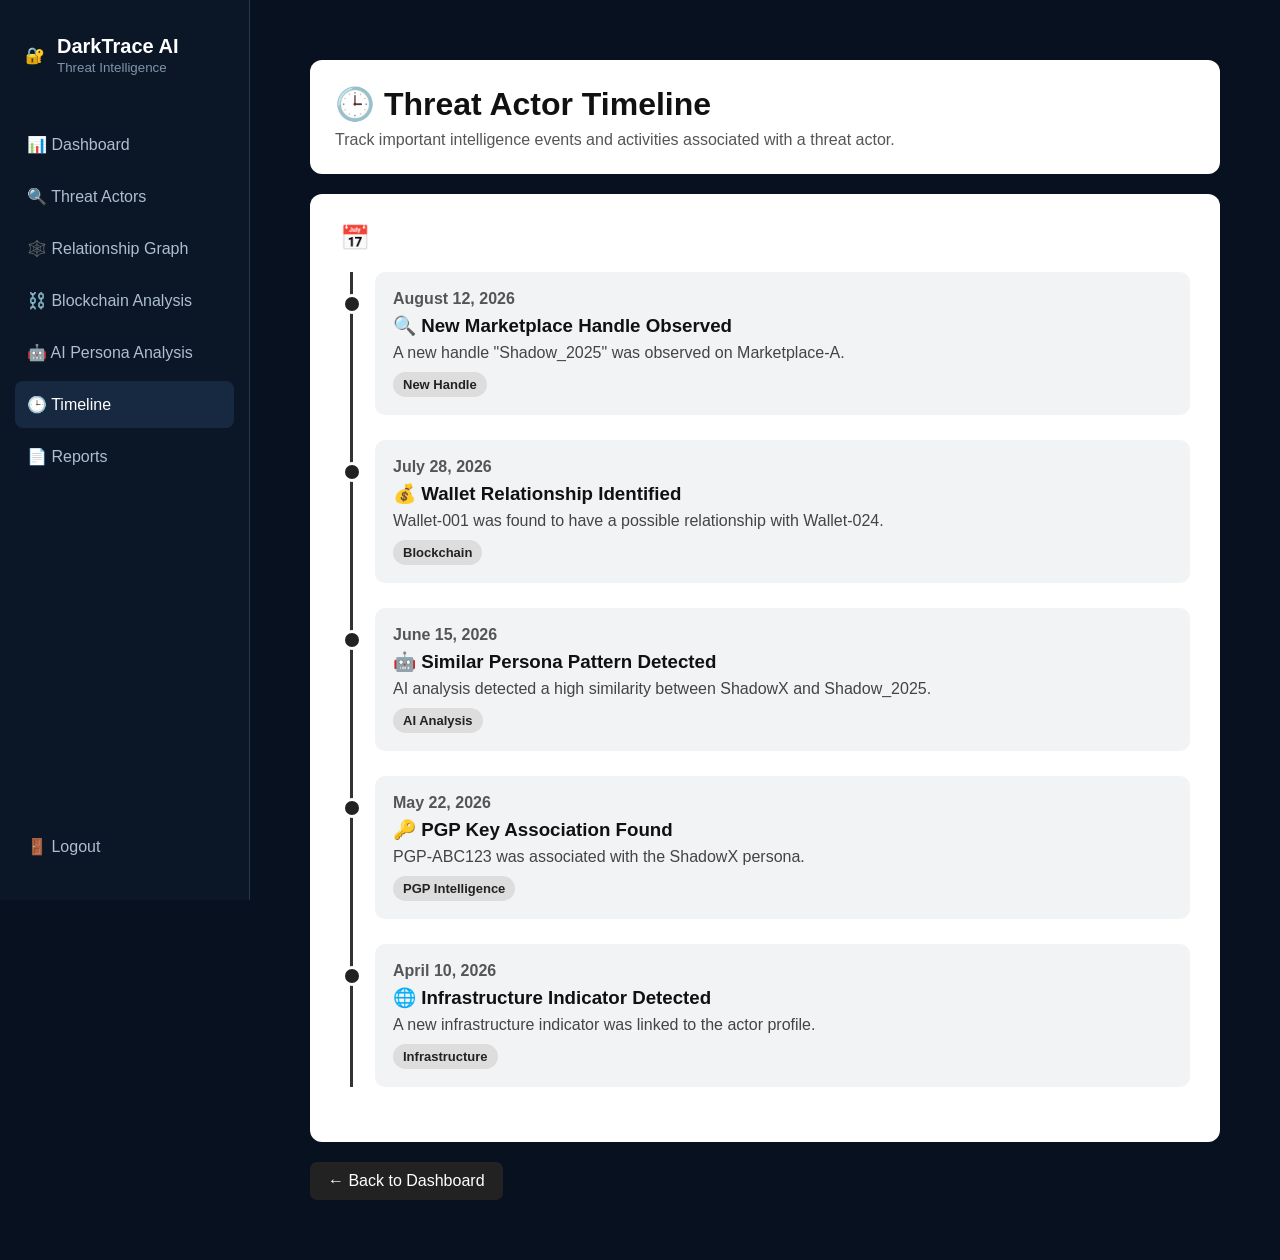
<file: timeline.html>
<!DOCTYPE html>
<html lang="en">
<head>
    <meta charset="UTF-8">
    <meta name="viewport" content="width=device-width, initial-scale=1.0">

    <title>DarkTrace AI - Timeline</title>

    <link rel="stylesheet" href="style.css">

    <style>
        .timeline-page {
            padding: 30px;
        }

        .timeline-header {
            background: white;
            padding: 25px;
            border-radius: 12px;
            margin-bottom: 20px;
        }

        .timeline-header h1 {
            margin: 0 0 8px;
            color: #111;
        }

        .timeline-header p {
            color: #555;
        }

        .timeline-panel {
            background: white;
            padding: 30px;
            border-radius: 12px;
        }

        .timeline-container {
            position: relative;
            margin-top: 20px;
            padding-left: 35px;
        }

        .timeline-container::before {
            content: "";
            position: absolute;
            left: 10px;
            top: 0;
            bottom: 0;
            width: 3px;
            background: #333;
        }

        .event {
            position: relative;
            background: #f1f3f5;
            padding: 18px;
            border-radius: 10px;
            margin-bottom: 25px;
            color: #222;
        }

        .event::before {
            content: "";
            position: absolute;
            left: -33px;
            top: 22px;
            width: 14px;
            height: 14px;
            border-radius: 50%;
            background: #222;
            border: 3px solid white;
        }

        .event-date {
            font-weight: bold;
            color: #555;
            margin-bottom: 7px;
        }

        .event h3 {
            margin: 0 0 7px;
            color: #111;
        }

        .event p {
            margin: 0;
            color: #444;
        }

        .event-tag {
            display: inline-block;
            margin-top: 10px;
            padding: 5px 10px;
            background: #ddd;
            border-radius: 15px;
            font-size: 13px;
            font-weight: bold;
        }

        .back-btn {
            display: inline-block;
            margin-top: 20px;
            padding: 10px 18px;
            background: #222;
            color: white;
            text-decoration: none;
            border-radius: 7px;
        }
    </style>
</head>

<body>

<div class="dashboard">

    <!-- Sidebar -->
    <aside class="sidebar">

        <div class="brand">
            🔐
            <div>
                <h2>DarkTrace AI</h2>
                <small>Threat Intelligence</small>
            </div>
        </div>

        <nav>
            <a href="dashboard.html">📊 Dashboard</a>
            <a href="actor.html">🔍 Threat Actors</a>
            <a href="graph.html">🕸️ Relationship Graph</a>
            <a href="blockchain.html">⛓️ Blockchain Analysis</a>
            <a href="ai-analysis.html">🤖 AI Persona Analysis</a>
            <a href="timeline.html" class="active">🕒 Timeline</a>
            <a href="#">📄 Reports</a>
        </nav>

        <div class="sidebar-bottom">
            <a href="index.html">🚪 Logout</a>
        </div>

    </aside>


    <!-- Main Content -->
    <main class="main-content">

        <div class="timeline-page">

            <div class="timeline-header">
                <h1>🕒 Threat Actor Timeline</h1>
                <p>
                    Track important intelligence events and activities
                    associated with a threat actor.
                </p>
            </div>


            <div class="timeline-panel">

                <h2>📅 ShadowX Activity Timeline</h2>

                <div class="timeline-container">

                    <div class="event">

                        <div class="event-date">
                            August 12, 2026
                        </div>

                        <h3>🔍 New Marketplace Handle Observed</h3>

                        <p>
                            A new handle "Shadow_2025" was observed
                            on Marketplace-A.
                        </p>

                        <span class="event-tag">
                            New Handle
                        </span>

                    </div>


                    <div class="event">

                        <div class="event-date">
                            July 28, 2026
                        </div>

                        <h3>💰 Wallet Relationship Identified</h3>

                        <p>
                            Wallet-001 was found to have a possible
                            relationship with Wallet-024.
                        </p>

                        <span class="event-tag">
                            Blockchain
                        </span>

                    </div>


                    <div class="event">

                        <div class="event-date">
                            June 15, 2026
                        </div>

                        <h3>🤖 Similar Persona Pattern Detected</h3>

                        <p>
                            AI analysis detected a high similarity
                            between ShadowX and Shadow_2025.
                        </p>

                        <span class="event-tag">
                            AI Analysis
                        </span>

                    </div>


                    <div class="event">

                        <div class="event-date">
                            May 22, 2026
                        </div>

                        <h3>🔑 PGP Key Association Found</h3>

                        <p>
                            PGP-ABC123 was associated with the
                            ShadowX persona.
                        </p>

                        <span class="event-tag">
                            PGP Intelligence
                        </span>

                    </div>


                    <div class="event">

                        <div class="event-date">
                            April 10, 2026
                        </div>

                        <h3>🌐 Infrastructure Indicator Detected</h3>

                        <p>
                            A new infrastructure indicator was
                            linked to the actor profile.
                        </p>

                        <span class="event-tag">
                            Infrastructure
                        </span>

                    </div>

                </div>

            </div>


            <a href="dashboard.html" class="back-btn">
                ← Back to Dashboard
            </a>

        </div>

    </main>

</div>

</body>
</html>
</file>
<file: style.css>
* {
    margin: 0;
    padding: 0;
    box-sizing: border-box;
    font-family: Arial, sans-serif;
}

body {
    background: #07111f;
    color: white;
}

/* Dashboard Layout */

.dashboard {
    display: flex;
    min-height: 100vh;
}

/* Sidebar */

.sidebar {
    width: 250px;
    background: #0b1727;
    border-right: 1px solid #26384d;
    padding: 25px 15px;
    position: fixed;
    height: 100vh;
}

.brand {
    display: flex;
    align-items: center;
    gap: 12px;
    padding: 10px;
    margin-bottom: 35px;
}

.brand:first-letter {
    font-size: 25px;
}

.brand h2 {
    font-size: 20px;
}

.brand small {
    color: #8195aa;
}

nav a,
.sidebar-bottom a {
    display: block;
    text-decoration: none;
    color: #aebed0;
    padding: 14px 12px;
    margin: 5px 0;
    border-radius: 8px;
    transition: 0.2s;
}

nav a:hover,
nav a.active,
.sidebar-bottom a:hover {
    background: #172941;
    color: white;
}

.sidebar-bottom {
    position: absolute;
    bottom: 25px;
    width: calc(100% - 30px);
}

/* Main Content */

.main-content {
    margin-left: 250px;
    width: calc(100% - 250px);
    padding: 30px;
}

/* Topbar */

.topbar {
    display: flex;
    justify-content: space-between;
    align-items: center;
    margin-bottom: 30px;
}

.topbar h1 {
    font-size: 28px;
}

.topbar p {
    color: #8195aa;
    margin-top: 6px;
}

.profile {
    background: #101f33;
    padding: 12px 18px;
    border-radius: 8px;
}

/* Search */

.search-section {
    background: #101d2d;
    padding: 25px;
    border: 1px solid #26384d;
    border-radius: 12px;
    margin-bottom: 25px;
}

.search-section h2 {
    margin-bottom: 18px;
}

.search-box {
    display: flex;
    gap: 10px;
}

.search-box input {
    flex: 1;
    padding: 14px;
    border-radius: 8px;
    border: 1px solid #34495e;
    background: #07111f;
    color: white;
    outline: none;
}

.search-box button {
    padding: 0 25px;
    border: none;
    border-radius: 8px;
    background: #2563eb;
    color: white;
    cursor: pointer;
}

.search-box button:hover {
    background: #1d4ed8;
}

#searchResult {
    margin-top: 12px;
    color: #61a8ff;
}

/* Statistics */

.stats {
    display: grid;
    grid-template-columns: repeat(4, 1fr);
    gap: 18px;
    margin-bottom: 25px;
}

.stat-card {
    background: #101d2d;
    border: 1px solid #26384d;
    border-radius: 12px;
    padding: 22px;
    display: flex;
    align-items: center;
    gap: 15px;
}

.stat-icon {
    font-size: 30px;
}

.stat-card p {
    color: #8195aa;
    font-size: 13px;
    margin-bottom: 7px;
}

.stat-card h2 {
    font-size: 25px;
}

.stat-card.danger {
    border-left: 4px solid #ef4444;
}

/* Dashboard Grid */

.dashboard-grid {
    display: grid;
    grid-template-columns: 2fr 1fr;
    gap: 20px;
    margin-bottom: 30px;
}

.panel {
    background: #101d2d;
    border: 1px solid #26384d;
    border-radius: 12px;
    padding: 22px;
}

.panel-header {
    display: flex;
    justify-content: space-between;
    align-items: center;
    margin-bottom: 20px;
}

.small-btn {
    background: transparent;
    border: 1px solid #34495e;
    color: #9eb1c5;
    padding: 7px 12px;
    border-radius: 6px;
}

/* Table */

table {
    width: 100%;
    border-collapse: collapse;
}

th {
    text-align: left;
    color: #8195aa;
    font-size: 13px;
    padding: 12px 8px;
    border-bottom: 1px solid #26384d;
}

td {
    padding: 15px 8px;
    border-bottom: 1px solid #1d2d40;
}

.high,
.medium,
.low {
    padding: 5px 8px;
    border-radius: 5px;
    font-size: 11px;
    font-weight: bold;
}

.high {
    background: #4b1d25;
    color: #ff7b88;
}

.medium {
    background: #493b18;
    color: #f5c85b;
}

.low {
    background: #173d2c;
    color: #62d99a;
}

/* Risk */

.risk-item {
    display: flex;
    justify-content: space-between;
    margin-top: 20px;
}

.progress {
    height: 8px;
    background: #1b2b3d;
    border-radius: 10px;
    margin-top: 8px;
    overflow: hidden;
}

.progress-high {
    width: 75%;
    height: 100%;
    background: #ef4444;
}

.progress-medium {
    width: 55%;
    height: 100%;
    background: #eab308;
}

.progress-low {
    width: 85%;
    height: 100%;
    background: #22c55e;
}

/* Modules */

.modules {
    margin-bottom: 30px;
}

.modules > h2 {
    margin-bottom: 18px;
}

.module-grid {
    display: grid;
    grid-template-columns: repeat(4, 1fr);
    gap: 18px;
}

.module-card {
    background: #101d2d;
    border: 1px solid #26384d;
    border-radius: 12px;
    padding: 22px;
}

.module-card > span {
    font-size: 30px;
}

.module-card h3 {
    margin: 15px 0 8px;
}

.module-card p {
    color: #8195aa;
    font-size: 13px;
    line-height: 1.5;
    min-height: 60px;
}

.module-card button {
    margin-top: 15px;
    background: transparent;
    border: none;
    color: #60a5fa;
    cursor: pointer;
}

/* Footer */

footer {
    text-align: center;
    color: #64778b;
    padding: 20px;
    font-size: 13px;
}

/* Mobile */

@media (max-width: 1000px) {

    .stats {
        grid-template-columns: repeat(2, 1fr);
    }

    .module-grid {
        grid-template-columns: repeat(2, 1fr);
    }
}

@media (max-width: 700px) {

    .sidebar {
        width: 70px;
        padding: 15px 8px;
    }

    .brand div,
    nav a,
    .sidebar-bottom a {
        font-size: 0;
        text-align: center;
    }

    .brand {
        justify-content: center;
    }

    .main-content {
        margin-left: 70px;
        width: calc(100% - 70px);
        padding: 20px;
    }

    .stats,
    .module-grid,
    .dashboard-grid {
        grid-template-columns: 1fr;
    }

    .topbar {
        align-items: flex-start;
        gap: 15px;
    }

    .profile {
        display: none;
    }
}
/* ===== ACTOR PROFILE PAGE ===== */

.actor-page {
    padding: 30px;
}

.actor-header {
    background: #ffffff;
    padding: 25px;
    border-radius: 12px;
    margin-bottom: 20px;
    box-shadow: 0 4px 15px rgba(0,0,0,0.08);
}

.actor-header h2 {
    margin: 0 0 8px;
    font-size: 28px;
}

.actor-id {
    color: #777;
    margin-bottom: 15px;
}

.risk-badge {
    display: inline-block;
    padding: 7px 15px;
    border-radius: 20px;
    font-weight: bold;
    background: #ffe5e5;
    color: #d00000;
}

.actor-stats {
    display: grid;
    grid-template-columns: repeat(4, 1fr);
    gap: 18px;
    margin-bottom: 20px;
}

.actor-stat {
    background: white;
    padding: 22px;
    border-radius: 12px;
    box-shadow: 0 4px 15px rgba(0,0,0,0.07);
}

.actor-stat h3 {
    font-size: 28px;
    margin: 0 0 5px;
}

.actor-stat p {
    color: #777;
    margin: 0;
}

.actor-grid {
    display: grid;
    grid-template-columns: 1fr 1fr;
    gap: 20px;
}

.actor-panel {
    background: white;
    padding: 25px;
    border-radius: 12px;
    box-shadow: 0 4px 15px rgba(0,0,0,0.07);
}

.actor-panel h3 {
    margin-top: 0;
    border-bottom: 1px solid #eee;
    padding-bottom: 12px;
}

.identifier {
    padding: 12px;
    background: #f7f8fa;
    border-radius: 8px;
    margin-bottom: 10px;
}

.identifier strong {
    display: block;
    margin-bottom: 4px;
}

/* AI Analysis */

.ai-score {
    text-align: center;
    margin: 20px 0;
}

.ai-score-value {
    font-size: 48px;
    font-weight: bold;
}

.ai-item {
    margin: 15px 0;
}

.ai-bar {
    height: 10px;
    background: #e5e5e5;
    border-radius: 10px;
    overflow: hidden;
    margin-top: 7px;
}

.ai-fill {
    height: 100%;
    background: #333;
}

/* Relationship Graph */

.graph {
    display: flex;
    justify-content: center;
    align-items: center;
    gap: 25px;
    flex-wrap: wrap;
    min-height: 220px;
}

.graph-node {
    padding: 18px;
    border-radius: 50%;
    background: #222;
    color: white;
    text-align: center;
    min-width: 80px;
}

.graph-line {
    font-size: 25px;
}

/* Timeline */

.timeline-item {
    padding: 15px;
    border-left: 3px solid #333;
    margin-bottom: 15px;
    background: #f8f8f8;
}

.timeline-item strong {
    display: block;
    margin-bottom: 5px;
}

/* Buttons */

.action-buttons {
    margin-top: 20px;
}

.action-buttons button {
    padding: 11px 18px;
    border: none;
    border-radius: 7px;
    cursor: pointer;
    margin-right: 10px;
    font-weight: bold;
}

@media (max-width: 800px) {
    .actor-stats {
        grid-template-columns: repeat(2, 1fr);
    }

    .actor-grid {
        grid-template-columns: 1fr;
    }
}
/* Digital Identifiers Fix */

.identifier {
    padding: 15px;
    background: #f1f3f5;
    color: #222222;
    border-radius: 8px;
    margin-bottom: 12px;
}

.identifier strong {
    color: #111111;
    display: block;
    margin-bottom: 5px;
}

.identifier span {
    color: #333333;
}
/* Activity Timeline Fix */

.timeline {
    margin-top: 15px;
}

.timeline-item {
    padding: 18px;
    margin-bottom: 15px;
    background: #f1f3f5;
    color: #222222;
    border-left: 4px solid #333333;
    border-radius: 8px;
}

.timeline-item strong {
    color: #111111;
    display: block;
    margin-bottom: 6px;
}

.timeline-item p {
    color: #444444;
    margin: 0;
}
/* ===== LOGIN PAGE ===== */

.login-container {
    min-height: 100vh;
    display: flex;
    flex-direction: column;
    justify-content: center;
    align-items: center;
    background: #07111f;
    padding: 20px;
}

.logo {
    text-align: center;
    margin-bottom: 25px;
}

.logo span {
    font-size: 45px;
}

.logo h1 {
    margin: 8px 0;
    font-size: 36px;
    color: white;
}

.logo p {
    margin: 0;
    color: #8195aa;
    font-size: 15px;
}

.login-box {
    width: 380px;
    background: #101d2d;
    border: 1px solid #26384d;
    border-radius: 16px;
    padding: 35px;
    box-shadow: 0 10px 35px rgba(0,0,0,0.35);
}

.login-box h2 {
    text-align: center;
    margin-bottom: 8px;
    color: white;
    font-size: 24px;
}

.login-box .subtitle {
    text-align: center;
    color: #8195aa;
    margin-bottom: 25px;
}

.login-box label {
    display: block;
    margin: 15px 0 7px;
    color: #aebed0;
    font-size: 14px;
}

.login-box input {
    width: 100%;
    padding: 13px;
    border: 1px solid #34495e;
    border-radius: 8px;
    background: #07111f;
    color: white;
    outline: none;
    font-size: 14px;
}

.login-box input:focus {
    border-color: #2563eb;
}

.login-box button {
    width: 100%;
    margin-top: 22px;
    padding: 13px;
    border: none;
    border-radius: 8px;
    background: #2563eb;
    color: white;
    font-size: 15px;
    font-weight: bold;
    cursor: pointer;
}

.login-box button:hover {
    background: #1d4ed8;
}

#errorMessage {
    text-align: center;
    margin-top: 15px;
    color: #ff7b88;
    font-size: 14px;
}

.footer {
    margin-top: 25px;
    color: #64778b;
    font-size: 13px;
}

@media (max-width: 500px) {
    .login-box {
        width: 100%;
        max-width: 380px;
        padding: 25px;
    }

    .logo h1 {
        font-size: 30px;
    }
}
</file>
